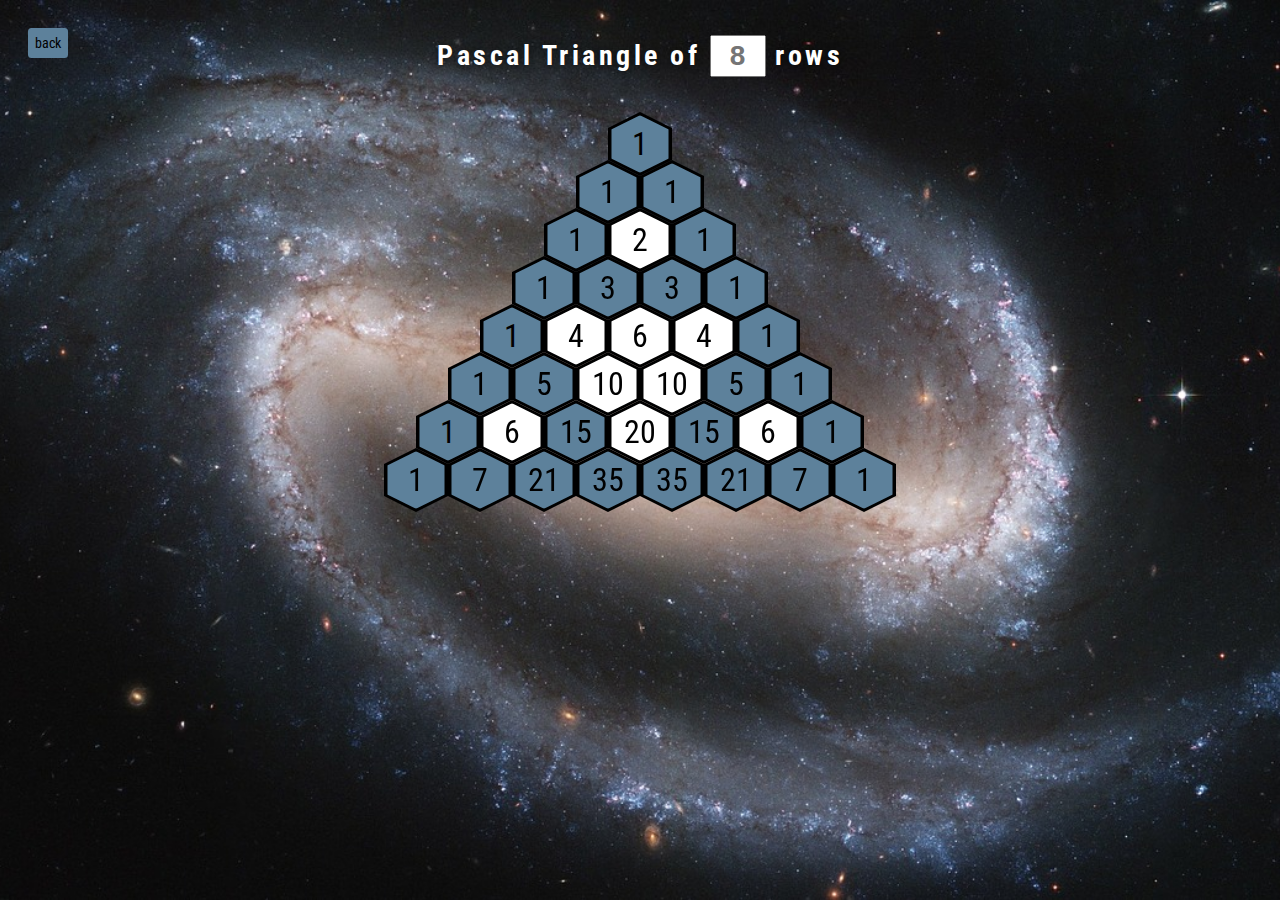
<file: index.html>
<!doctype html>
<html lang="en-US">
    <head>
        <meta charset="utf-8">
        <meta http-equiv="x-ua-compatible" content="ie=edge">
        <meta name="viewport" content="width=device-width, initial-scale=1">
        <title>Pascal Triangle by Nemo B</title>
        <meta name="description" content="A pascal-triangle generator. Provides an interactive example of the triangle and its many practical uses!">
        <link rel="stylesheet" href="pascal.css">
        <link rel="icon" type="image/png" sizes="32x32" href="favicon-32x32.png">
        <link rel="icon" type="image/png" sizes="96x96" href="favicon-96x96.png">
        <link rel="icon" type="image/png" sizes="16x16" href="favicon-16x16.png">
        <link rel="icon" href="favicon.ico">
    </head>
    <body>
        <!--[if lt IE 9]>
            <p class="browserupgrade">You are using an <strong>outdated</strong> browser. Please <a href="http://browsehappy.com/">upgrade your browser</a> to improve your experience.</p>
        <![endif]-->

        <div class="heading">
            <a href="/"><span>back</span></a>    
          <h1>Pascal Triangle of <span><input type="text" id="row-num" name="row-num" placeholder="8" value=""></span> rows</h1>
        </div>
        <div class="pascal-container">
          <div></div>
        </div>
        
        
        <div id="info-panel">
            <dl>
                <dt class="cell-value"></dt>
                <dd class="cell-row"></dd>
                <dd class="cell-index"></dd>
            </dl>
        </div>

        <svg height="100" width="100">
          <defs>
            <clipPath id="hexPath" clipPathUnits="userSpaceOnUse">
              <path d="M64 48 L64 16 L32 0 L0 16 L0 48 L32 64">
            </clipPath>
          </defs>
        </svg>
        
        <script src="https://ajax.googleapis.com/ajax/libs/jquery/1.11.3/jquery.min.js"></script>
        <script>window.jQuery || document.write('<script src="js/vendor/jquery-1.11.3.min.js"><\/script>')</script>
        <script src="pascal.js"></script>

        <!-- Google Analytics: change UA-XXXXX-X to be your site's ID. -->
        <!-- script>
            (function(b,o,i,l,e,r){b.GoogleAnalyticsObject=l;b[l]||(b[l]=
            function(){(b[l].q=b[l].q||[]).push(arguments)});b[l].l=+new Date;
            e=o.createElement(i);r=o.getElementsByTagName(i)[0];
            e.src='https://www.google-analytics.com/analytics.js';
            r.parentNode.insertBefore(e,r)}(window,document,'script','ga'));
            ga('create','UA-XXXXX-X','auto');ga('send','pageview');
        </script -->
    </body>
</html>
</file>
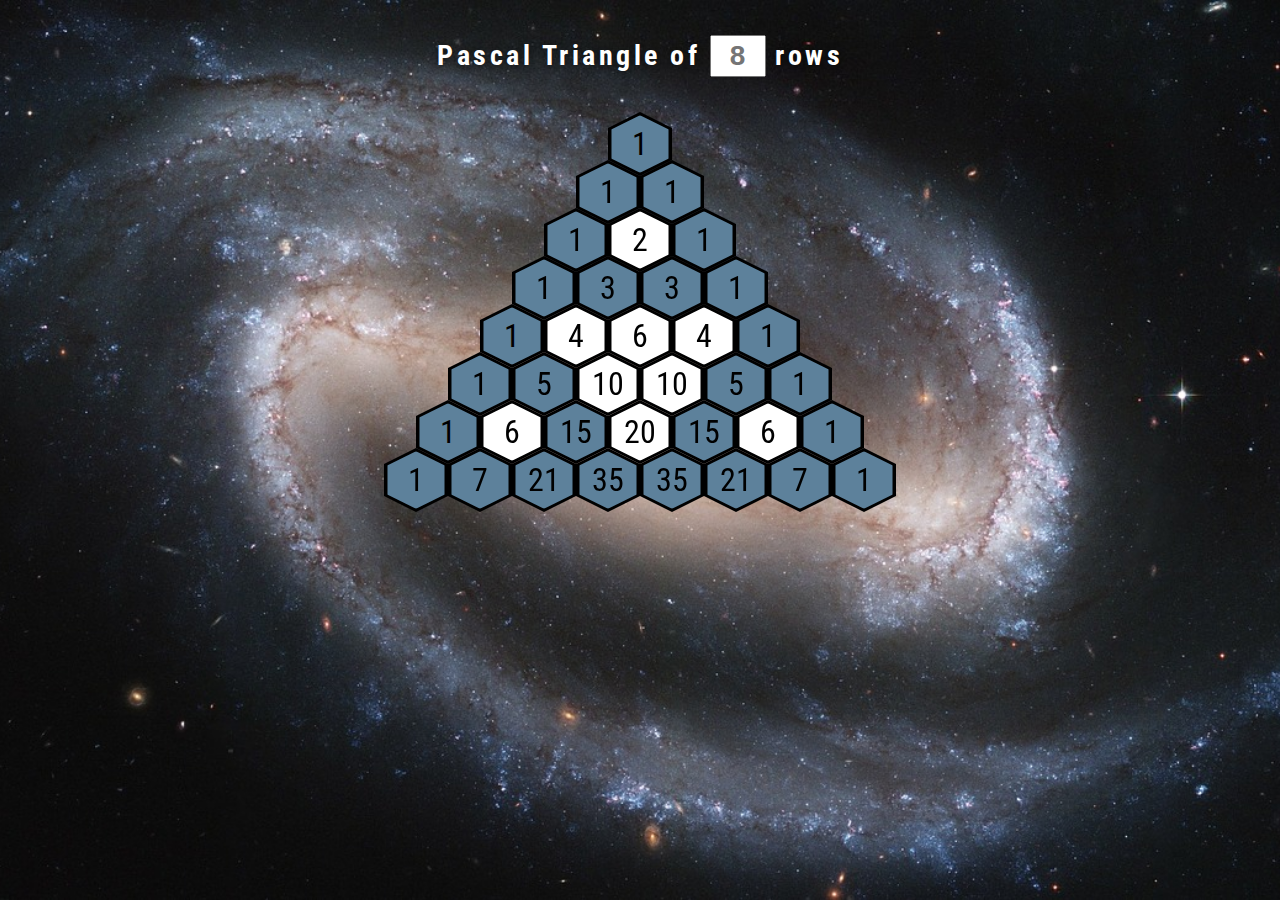
<file: pascal.html>
<!doctype html>
<html lang="en-US">
    <head>
        <meta charset="utf-8">
        <meta http-equiv="x-ua-compatible" content="ie=edge">
        <meta name="viewport" content="width=device-width, initial-scale=1">
        <title>Pascal Triangle by Nemo B</title>
        <meta name="description" content="A pascal-triangle generator. Provides an interactive example of the triangle and its many practical uses!">
        <link rel="stylesheet" href="pascal.css">
        
    </head>
    <body>
        <!--[if lt IE 9]>
            <p class="browserupgrade">You are using an <strong>outdated</strong> browser. Please <a href="http://browsehappy.com/">upgrade your browser</a> to improve your experience.</p>
        <![endif]-->

        <div class="heading">
          <h1>Pascal Triangle of <input type="text" id="row-num" name="row-num" placeholder="8" value=""> rows</h1>
        </div>
        <div class="pascal-container">
          <div></div>
        </div>
        
        
        <div id="info-panel">
            <dl>
                <dt class="cell-value"></dt>
                <dd class="cell-row"></dd>
                <dd class="cell-index"></dd>
            </dl>
        </div>

        <svg height="100" width="100">
          <defs>
            <clipPath id="hexPath" clipPathUnits="userSpaceOnUse">
              <path d="M64 48 L64 16 L32 0 L0 16 L0 48 L32 64">
            </clipPath>
          </defs>
        </svg>
        
        <script src="https://ajax.googleapis.com/ajax/libs/jquery/1.11.3/jquery.min.js"></script>
        <script>window.jQuery || document.write('<script src="js/vendor/jquery-1.11.3.min.js"><\/script>')</script>
        <script src="pascal.js"></script>

        <!-- Google Analytics: change UA-XXXXX-X to be your site's ID. -->
        <!-- script>
            (function(b,o,i,l,e,r){b.GoogleAnalyticsObject=l;b[l]||(b[l]=
            function(){(b[l].q=b[l].q||[]).push(arguments)});b[l].l=+new Date;
            e=o.createElement(i);r=o.getElementsByTagName(i)[0];
            e.src='https://www.google-analytics.com/analytics.js';
            r.parentNode.insertBefore(e,r)}(window,document,'script','ga'));
            ga('create','UA-XXXXX-X','auto');ga('send','pageview');
        </script -->
    </body>
</html>
</file>
<file: pascal.css>
@import url(https://fonts.googleapis.com/css?family=Roboto+Condensed:400,700);
*, *:focus, :before, :after {
  box-sizing: border-box;
  margin: 0;
  padding: 0;
  outline: none;
  text-decoration: none;
  list-style: none; }

html, body {
  width: 100vw;
  height: 100vh;
  overflow: hidden;
  font-size: 14px;
  font-family: 'Roboto Condensed', sans-serif;
  background-image: url(images/galaxy.jpg);
  background-position: center center;
  background-repeat: no-repeat;
  background-size: cover;
  background-attachment: fixed; }

.heading {
  text-align: center;
  position: relative; }
  .heading > a {
    position: absolute;
    top: 2rem;
    left: 2rem;
    padding: .5rem;
    font-size: 1rem;
    background-color: #5D819B;
    border-radius: .25rem;
    color: black;
    overflow: hidden; }
    .heading > a:before {
      content: " ";
      position: absolute;
      display: block;
      border: .75rem solid transparent;
      border-right-color: black;
      width: 0;
      height: 0;
      margin: auto;
      top: 0;
      left: -150%;
      right: 0;
      bottom: 0;
      transition: all .1s ease-in-out;
      -webkit-transform: translateX(0%);
      -ms-transform: translateX(0%);
      transform: translateX(0%);
      transition: transform .3s ease-in-out; }
    .heading > a:after {
      content: " ";
      position: absolute;
      display: block;
      width: .75rem;
      height: .5rem;
      background-color: black;
      margin: auto;
      top: 0;
      left: 100%;
      right: 0;
      bottom: 0;
      transition: all .1s ease-in-out;
      -webkit-transform: translateX(0%);
      -ms-transform: translateX(0%);
      transform: translateX(0%);
      transition: transform .3s ease-in-out; }
    .heading > a span {
      -webkit-transform: scale(1);
      -ms-transform: scale(1);
      transform: scale(1);
      display: block;
      transition: transform .2s ease-in-out; }
    .heading > a:hover span {
      -webkit-transform: scale(0);
      -ms-transform: scale(0);
      transform: scale(0);
      transition-delay: .1s; }
    .heading > a:hover:before {
      -webkit-transform: translateX(100%);
      -ms-transform: translateX(100%);
      transform: translateX(100%); }
    .heading > a:hover:after {
      -webkit-transform: translateX(-182%);
      -ms-transform: translateX(-182%);
      transform: translateX(-182%); }
    .heading > a:active span {
      -webkit-transform: scale(0);
      -ms-transform: scale(0);
      transform: scale(0);
      transition-delay: .1s; }
    .heading > a:active:before {
      -webkit-transform: translateX(-100%);
      -ms-transform: translateX(-100%);
      transform: translateX(-100%); }
    .heading > a:active:after {
      -webkit-transform: translateX(-700%);
      -ms-transform: translateX(-700%);
      transform: translateX(-700%); }
  .heading h1 {
    font-size: 2rem;
    line-height: 8rem;
    color: white;
    letter-spacing: .25rem;
    text-shadow: 0 0 0.25em rgba(0, 0, 0, 0.5); }
    .heading h1 span {
      position: relative;
      letter-spacing: 0;
      text-shadow: none; }
      .heading h1 span:before, .heading h1 span:after {
        position: absolute; }
      .heading h1 span:before {
        content: " ";
        display: block;
        border: 14px solid transparent;
        border-bottom-color: black;
        width: 0;
        height: 0;
        margin: auto;
        top: 1.75rem;
        left: 0;
        right: 0;
        -webkit-transform: scale(0) translateY(-5100%);
        -ms-transform: scale(0) translateY(-5100%);
        transform: scale(0) translateY(-5100%);
        -webkit-transform-origin: 50% 0%;
        -ms-transform-origin: 50% 0%;
        transform-origin: 50% 0%;
        transition: all .1s ease-in-out;
        pointer-events: none; }
      .heading h1 span:after {
        content: "Stuff gets weird around line 58.\A Javascript can't math that high.";
        white-space: pre;
        display: inline-block;
        padding: .25rem;
        z-index: 4;
        top: 3.5em;
        background-color: black;
        color: #fff;
        font-weight: 400;
        font-size: 1rem;
        line-height: 1.6rem;
        left: -5.5em;
        right: -5.5em;
        border-radius: .25rem;
        transition: all .25s ease-in-out;
        pointer-events: none;
        -webkit-transform: scale(0) translateY(-100%);
        -ms-transform: scale(0) translateY(-100%);
        transform: scale(0) translateY(-100%);
        -webkit-transform-origin: 50% 0%;
        -ms-transform-origin: 50% 0%;
        transform-origin: 50% 0%; }
      .heading h1 span:hover:before {
        -webkit-transform: scale(1) translateY(-3%);
        -ms-transform: scale(1) translateY(-3%);
        transform: scale(1) translateY(-3%);
        transition-delay: .20s;
        transition: .5s; }
      .heading h1 span:hover:after {
        -webkit-transform: scale(1) translateY(0%);
        -ms-transform: scale(1) translateY(0%);
        transform: scale(1) translateY(0%); }
  .heading input {
    width: 4rem;
    height: 3rem;
    font-size: inherit;
    font-weight: inherit;
    text-align: center; }

.pascal-container {
  position: absolute;
  top: 0;
  right: 0;
  bottom: 0;
  left: 0;
  margin: auto;
  top: 8rem;
  min-width: 100%;
  height: auto; }
  .pascal-container > div {
    -webkit-transform-origin: 50% 0%;
    -ms-transform-origin: 50% 0%;
    transform-origin: 50% 0%;
    transition: transform .3s ease-in-out; }
  .pascal-container [style*="scale(0.7"], .pascal-container [style*="scale(0.6"], .pascal-container [style*="scale(0.5"], .pascal-container [style*="scale(0.4"], .pascal-container [style*="scale(0.3"], .pascal-container [style*="scale(0.2"], .pascal-container [style*="scale(0.1"], .pascal-container [style*="scale(0.0"] {
    color: transparent; }

.row {
  display: block;
  margin: 0 auto -16px;
  white-space: nowrap;
  font-size: 0;
  text-align: center;
  -webkit-backface-visibility: hidden;
  backface-visibility: hidden; }
  .row li {
    display: inline-block;
    white-space: nowrap;
    font-size: 32px;
    position: relative;
    z-index: 1;
    background-color: black;
    cursor: pointer; }
    .row li, .row li:before {
      width: 64px;
      height: 64px;
      line-height: 64px;
      overflow: hidden;
      -webkit-clip-path: url(#hexPath);
      clip-path: url(#hexPath); }
    .row li:before {
      content: " ";
      display: block;
      background-color: #5D819B;
      position: absolute;
      top: 0;
      right: 0;
      bottom: 0;
      left: 0;
      margin: auto;
      z-index: -1;
      -webkit-transform: scale(0.9);
      -ms-transform: scale(0.9);
      transform: scale(0.9); }
    .row li:hover {
      -webkit-transform: scale(1.75);
      -ms-transform: scale(1.75);
      transform: scale(1.75);
      z-index: 2; }

[data-int][data-int="1"]:before {
  background-color: white; }

#info-panel {
  display: none;
  background-color: white;
  border-radius: 4px;
  border: 2px solid #000;
  position: fixed;
  z-index: 999;
  transition: all .01s ease-in-out;
  pointer-events: none; }
  #info-panel dl {
    padding: 1rem;
    color: #5D819B; }
    #info-panel dl *:before {
      color: black; }
    #info-panel dl dt {
      text-align: center;
      font-size: 1.5rem; }
  #info-panel .cell-value:before {
    content: "Value: "; }
  #info-panel .cell-row:before {
    content: "Row: "; }
  #info-panel .cell-index:before {
    content: "Index: "; }

/*# sourceMappingURL=pascal.css.map */
</file>
